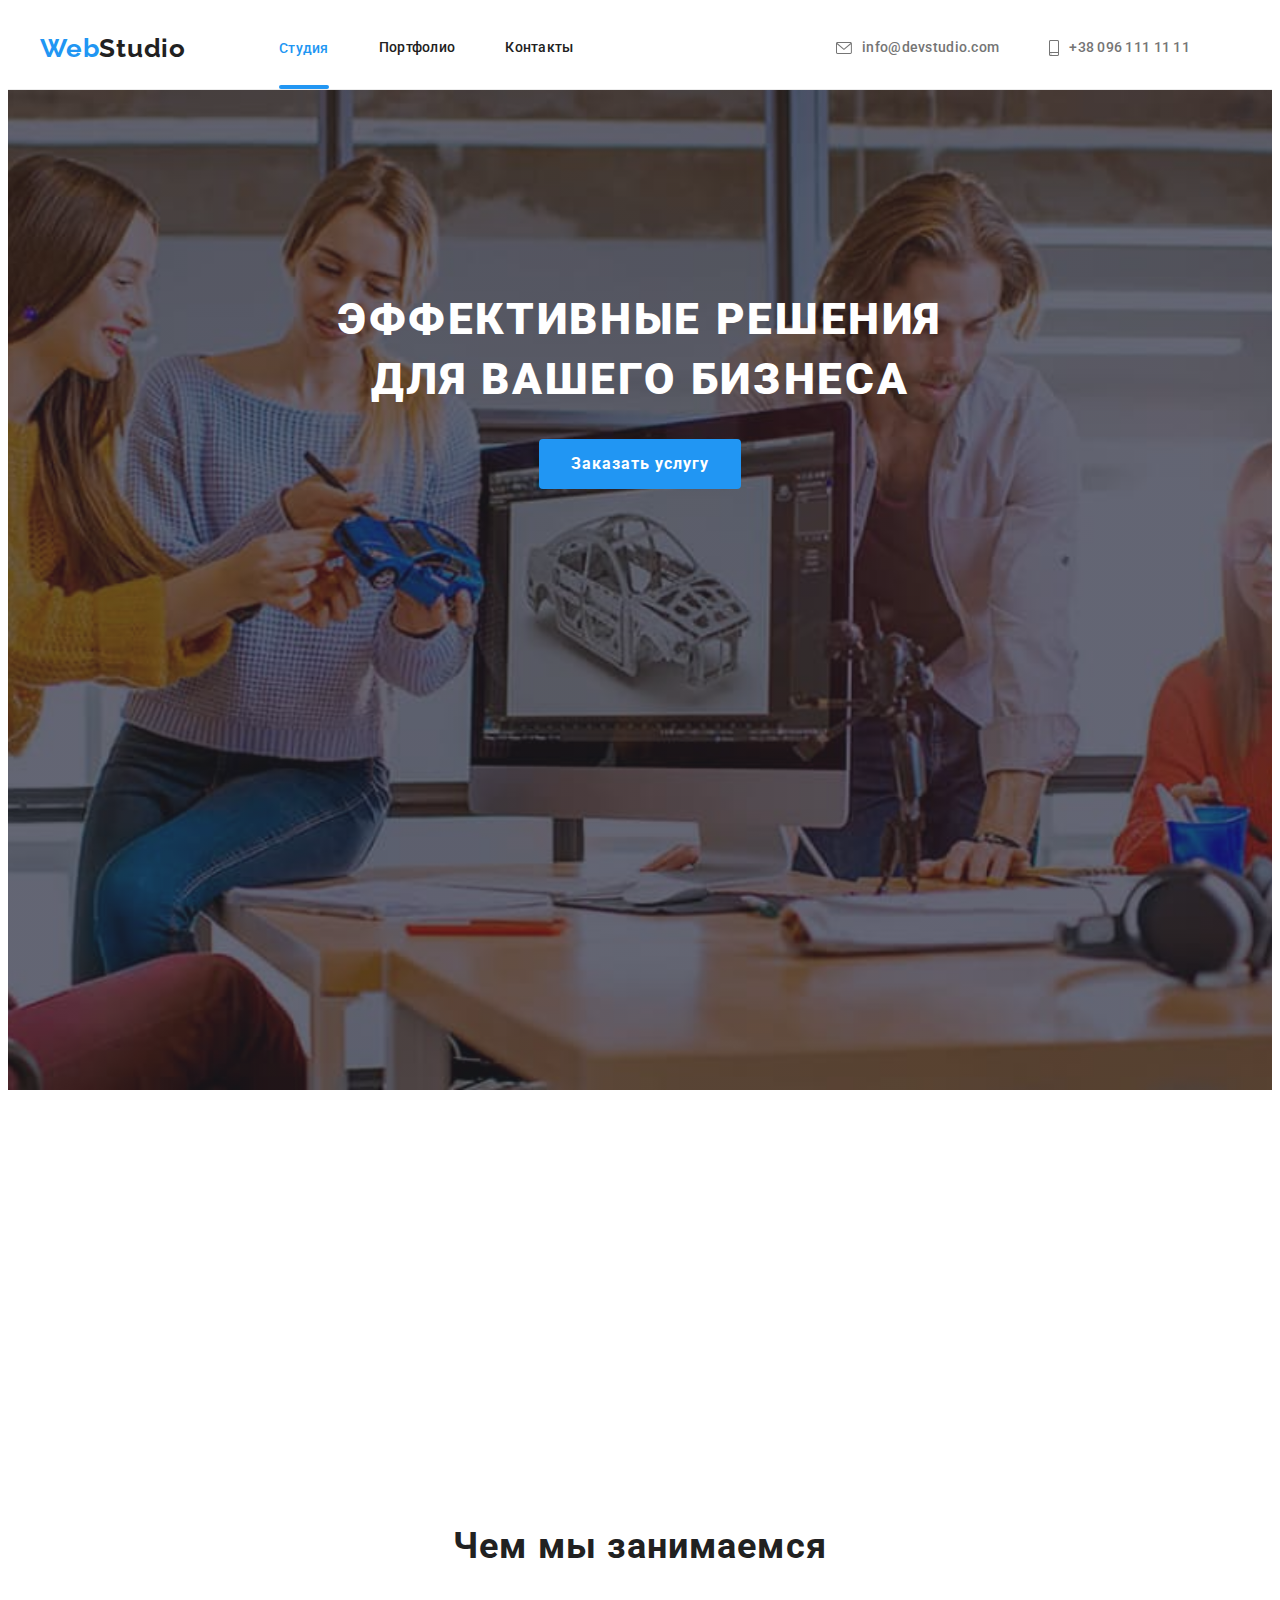
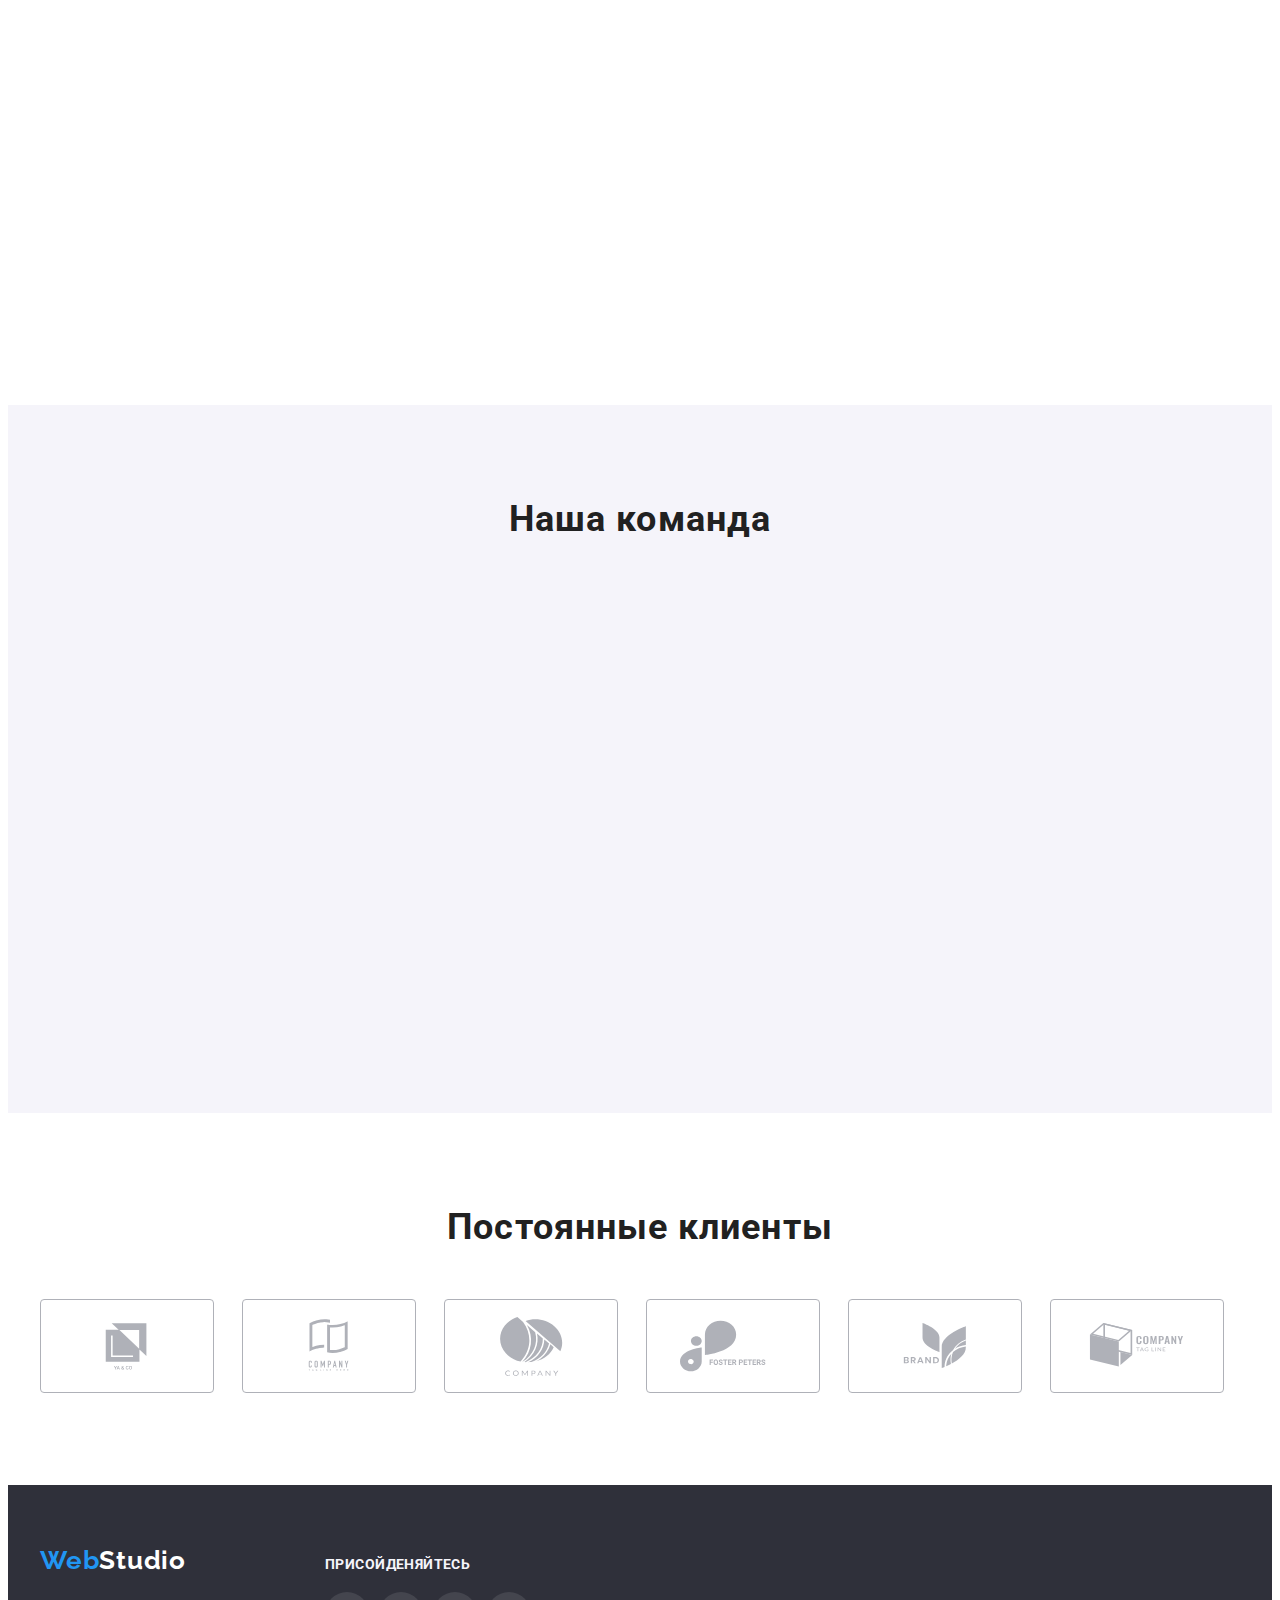
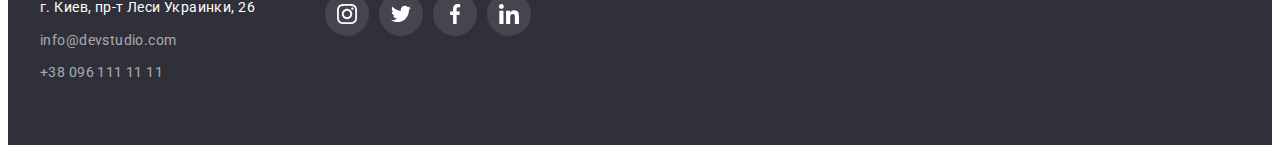
<file: index.html>
<!DOCTYPE html>
<html lang="ru">
<head>
  <meta charset="UTF-8">
  <meta http-equiv="X-UA-Compatible" content="IE=edge">
  <meta name="viewport" content="width=device-width, initial-scale=1.0">
  <title>Document</title>
  <link rel="preconnect" href="https://fonts.googleapis.com">
  <link rel="preconnect" href="https://fonts.gstatic.com" crossorigin>

  <link rel="stylesheet" href="https://cdnjs.cloudflare.com/ajax/libs/modern-normalize/1.1.0/modern-normalize.min.css" integrity="sha512-wpPYUAdjBVSE4KJnH1VR1HeZfpl1ub8YT/NKx4PuQ5NmX2tKuGu6U/JRp5y+Y8XG2tV+wKQpNHVUX03MfMFn9Q==" crossorigin="anonymous" referrerpolicy="no-referrer" />


  <link href="https://fonts.googleapis.com/css2?family=Inter&family=Raleway:wght@700&family=Roboto:wght@400;500;700;900&display=swap" rel="stylesheet">
  <link rel="stylesheet" href="./css/style.css">

<!-- *************************************АНИМАЦИЯ************************* -->
  <link
    rel="stylesheet"
    href="https://cdnjs.cloudflare.com/ajax/libs/animate.css/4.1.1/animate.min.css"/>
  <link href="https://unpkg.com/aos@2.3.1/dist/aos.css" rel="stylesheet">
</head>
<body>
  <!--*************************************HEADER***********************************-->
  <header class="header">
    <div class="container">
    <nav class="header-nav">
<a class="logo-header" href="" lang="en">Web<span class="logo-accent1">Studio</span></a>
    <ul class="header-navigation">
      <li class="header-list">
      <a href="./index.html" class="header-studio accent-studio">Студия</a>
    </li>
        <li class="header-list">
        <a href="./portfolio.html" class="header-portfolio">Портфолио</a>
      </li>
        <li class="header-list">
        <a href="#" class="header-contacts">Контакты</a>
        </li>
    </ul>
  </nav>


    <ul class="header-navigation"> 
        <li class="header-item"> 
          <a href="mailto:info@devstudio.com" class=" header-email link">
            <svg width="16" height="12" class="header-soc-icon">
              <use href="./images/icons.svg#icon-maile-hover-1"></use>
            </svg>
            info@devstudio.com
        </li>
      </a>


          <li class="header-item"> 
            <a href="tel:+380961111111" class="header-tel link"> 
              <svg class="header-soc-icon" width="10" height="16">
                <use href="./images/icons.svg#icon-smartphone-header">
                </use>
              </svg> +38 096 111 11 11 </a>
           </li>
      </ul>
    </div>
  </header>
   <!--*************************************HERO************************************-->
  <main>
  <section class="section-hero">
    <div class="container">

    <h1 class="title-hero animate__animated animate__fadeInDown"> Эффективные решения для вашего бизнеса </h1>
    <button name="button" class="btn-hero" data-modal-open>Заказать услугу</button>
    
  </div>
  </section>
  <!--*******************************SKILLS-BENEFITS*********************************-->
<section class="benefits-section">
  <div class="container">
    <div data-aos="zoom-in">
  <h2 class="visually-hidden">Преимущества</h2>
  <ul class="benefits-list">
    <li class="benefits-item skills-icon-antenna">
      <h3 class="subtitle-text">Внимание к деталям</h3>
      <p class ="items-2"> Идейные соображения, а также начало повседневной работы по формированию позиции</p>
    </li>
 
    <li class="benefits-item skills-icon-clock"> 
      <h3 class="subtitle-text">Пунктуальность</h3>
      <p class="items-2"> Задача организации, в особенности же рамки и место обучения кадров влечет за собой</p>
    </li>

    <li class="benefits-item skills-icon-diagram"> 
      <h3 class="subtitle-text">Планирование</h3>
      <p class="items-2"> Равным образом консультация с широким активом в значительной степени обуславливает</p>
    </li>

    <li class="benefits-item skills-icon-astronaut"> 
      <h3 class="subtitle-text">Современные технологии</h3>
      <p class="items-2"> Значимость этих проблем настолько очевидна, что реализация плановых заданий</p>
    </li>
  </ul>
</div>
</div>
</section>
<!--**********************************SPECIALIZATION****************************************-->
<section class="specialization section">
  <div class="container">
  <h2 class="specialization-title">Чем мы занимаемся</h2>

  <div data-aos="fade-right">
<ul class="specialization-list">

    <li class="specialization-item">
      <img src="./images/jobpk.jpg" alt="ПК" width="370"/>
<div class="specializations-cards">
  <p class="desktop-title"> Десктопные приложения </p>
</div>
      </li>

      <li class="specialization-item">
      <img src="./images/mobilephone.jpg" alt="Мобильный" width="370"/>
      <div class="specializations-cards">
        <p class="desktop-title"> Мобильные приложения </p>
      </div>
    </li>
    <li class="specialization-item">
      <img src="./images/tablet.jpg" alt="Планшет" width="370"/>
      <div class="specializations-cards">
        <p class="desktop-title"> Дизайнерские решения </p>
      </div>
    </li>
  </ul>
</div>
</div>
</section>
<!--********************************TEAM***********************************************-->
<section class="section-team">
  <div class="container">
  <h2 class="team-title">Наша команда</h2>
  <div data-aos="flip-left">
<ul class="team-list"> 
  <li class="team-card">
    <img src="./images/team-1.jpg" alt="Демьяненко" width="270"/>
    <div class="team-content">
    <h3 class="team-caption">Игорь Демьяненко</h3>
    <p class="team-job">Product Designer</p>
    <ul class="team-soc-list list">
      <li class="team-soc-item">
        <a href="#" class="team-soc-link link">
          <svg class="team-soc-icon" width="20" height="20">
            <use href="./images/icons.svg#icon-instagram">
            </use>
          </svg>
        </a>
      </li>
      <li class="team-soc-item">
        <a href="" class="team-soc-link link">
          <svg class="team-soc-icon" width="20" height="20">
            <use href="./images/icons.svg#icon-twitter">
            </use>
          </svg>
        </a>
      </li>
      <li class="team-soc-item">
        <a href="" class="team-soc-link link">
          <svg class="team-soc-icon" width="20" height="20">
            <use href="./images/icons.svg#icon-facebook">
            </use>
          </svg>
        </a>
      </li>
      <li class="team-soc-item">
        <a href="" class="team-soc-link link">
          <svg class="team-soc-icon" width="20" height="20">
            <use href="./images/icons.svg#icon-linkedin">
            </use>
          </svg>
        </a>
      </li>
    </ul>
  </li>

  <li class="team-card">
    <img src="./images/team-3.jpg" alt="Репина" width="270"/>
    <div class="team-content">
    <h3 class="team-caption">Ольга Репина</h3>
    <p class="team-job">Frontend Developer</p>
    <ul class="team-soc-list list">
      <li class="team-soc-item">
        <a href="#" class="team-soc-link link">
          <svg class="team-soc-icon" width="20" height="20">
            <use href="./images/icons.svg#icon-instagram">
            </use>
          </svg>
        </a>
      </li>
      <li class="team-soc-item">
        <a href="" class="team-soc-link link">
          <svg class="team-soc-icon" width="20" height="20">
            <use href="./images/icons.svg#icon-twitter">
            </use>
          </svg>
        </a>
      </li>
      <li class="team-soc-item">
        <a href="" class="team-soc-link link">
          <svg class="team-soc-icon" width="20" height="20">
            <use href="./images/icons.svg#icon-facebook">
            </use>
          </svg>
        </a>
      </li>
      <li class="team-soc-item">
        <a href="" class="team-soc-link link">
          <svg class="team-soc-icon" width="20" height="20">
            <use href="./images/icons.svg#icon-linkedin">
            </use>
          </svg>
        </a>
      </li>
    </ul>
  </li>
  </li>

  <li class="team-card">
    <img src="./images/team-4.jpg" alt="Тарасов" width="270"/>
    <div class="team-content">
    <h3 class="team-caption">Николай Тарасов</h3>
    <p class="team-job">Marketing</p>
    <ul class="team-soc-list list">
      <li class="team-soc-item">
        <a href="#" class="team-soc-link link">
          <svg class="team-soc-icon" width="20" height="20">
            <use href="./images/icons.svg#icon-instagram">
            </use>
          </svg>
        </a>
      </li>
      <li class="team-soc-item">
        <a href="" class="team-soc-link link">
          <svg class="team-soc-icon" width="20" height="20">
            <use href="./images/icons.svg#icon-twitter">
            </use>
          </svg>
        </a>
      </li>
      <li class="team-soc-item">
        <a href="" class="team-soc-link link">
          <svg class="team-soc-icon" width="20" height="20">
            <use href="./images/icons.svg#icon-facebook">
            </use>
          </svg>
        </a>
      </li>
      <li class="team-soc-item">
        <a href="" class="team-soc-link link">
          <svg class="team-soc-icon" width="20" height="20">
            <use href="./images/icons.svg#icon-linkedin">
            </use>
          </svg>
        </a>
      </li>
    </ul>
  </li>
  </li>

  <li class="team-card">
    <img src="./images/team-2.jpg" alt="Ермаков" width="270"/>
    <div class="team-content">
    <h3 class="team-caption">Михаил Ермаков</h3>
    <p class="team-job">UI Designer</p>
    <ul class="team-soc-list list">
      <li class="team-soc-item">
        <a href="#" class="team-soc-link link">
          <svg class="team-soc-icon" width="20" height="20">
            <use href="./images/icons.svg#icon-instagram">
            </use>
          </svg>
        </a>
      </li>
      <li class="team-soc-item">
        <a href="" class="team-soc-link link">
          <svg class="team-soc-icon" width="20" height="20">
            <use href="./images/icons.svg#icon-twitter">
            </use>
          </svg>
        </a>
      </li>
      <li class="team-soc-item">
        <a href="" class="team-soc-link link">
          <svg class="team-soc-icon" width="20" height="20">
            <use href="./images/icons.svg#icon-facebook">
            </use>
          </svg>
        </a>
      </li>
      <li class="team-soc-item">
        <a href="" class="team-soc-link link">
          <svg class="team-soc-icon" width="20" height="20">
            <use href="./images/icons.svg#icon-linkedin">
            </use>
          </svg>
        </a>
      </li>
    </ul>
  </li>
  </li>
</ul>
</div>
</div>
</section>
<!--***************************CLIENTS*******************************  -->
<section class="section-clients">
<div class="container">
  <h2 class="clients-title"> Постоянные клиенты </h2>
  <ul class="clients-list">
    <li class="clients-list-item">
      <a href="" class="clients-link">
        <svg class="clients-icon" width="106" height="60">
          <use href="./images/icons.svg#icon-Clients-icon1"> </use> 
        </svg>
      </a>
    </li>
    <li class="clients-list-item">
      <a href="" class="clients-link">
        <svg class="clients-icon" width="106" height="60"> 
          <use href="./images/icons.svg#icon-Clients-icon-2"> </use>
        </svg>
      </a>
    </li>
    <li class="clients-list-item">
<a href="" class="clients-link">
  <svg class="clients-icon" width="106" height="60"> 
    <use href="./images/icons.svg#icon-group-company3"> </use>
  </svg>
</a>      
    </li>
    <li class="clients-list-item">
      <a href="" class="clients-link">
        <svg class="clients-icon" width="106" height="60"> 
          <use href="./images/icons.svg#icon-group-foster"> </use>
        </svg>
      </a>
    </li>
    <li class="clients-list-item">
      <a href="" class="clients-link">
        <svg class="clients-icon" width="106" height="60"> 
          <use href="./images/icons.svg#icon-Clients-icon-5"> </use>
        </svg>
      </a>
    </li>
    <li class="clients-list-item">
      <a href="" class="clients-link">
        <svg class="clients-icon" width="106" height="60"> 
          <use href="./images/icons.svg#icon-Clients-icon-6"> </use>
        </svg>
      </a>
    </li>
  </ul>
</div>
</section>
</main>
<!--*************************************FOOTER********************************-->
<footer class="footer">
  <div class="container">


  <div class="footer-contacts">
 <a class="logo-footer" href="" lang="en">Web<span class="logo-accent">Studio</span></a>
 <address>
    <ul>
      <li class="footer-adress-item">
        <a href="https://goo.gl/maps/F5V13fuqeyAYctKy8" target="_blank" rel="noreferrer noopener" class="footer-adress">
          г. Киев, пр-т Леси Украинки, 26
        </a>
        </li>
        <li class="footer-adress-item"> 
          <a href="mailto:info@devstudio.com" class="footer-email">info@devstudio.com</a>
          </li>
          <li class="footer-adress-item"> 
            <a href="tel:+380961111111" class="footer-tel">+38 096 111 11 11</a>
             </li>
    </ul>
  </address>
</div>


  <div class="footer-social-media">
    <p class="footer-sm-title">
      Присойденяйтесь 
    </p>
    <ul class="footer-sm-list">
      <li class="footer-sm-item">
        <a href="" class="footer-sm-link">
          <svg class="footer-sm-icon" width="20" height="20">
            <use href="./images/icons.svg#icon-instagram-footer"></use>
          </svg>
        </a>
      </li>
      <li class="footer-sm-item">
        <a href="" class="footer-sm-link">
          <svg class="footer-sm-icon" width="20" height="20">
            <use href="./images/icons.svg#icon-twitter-footer"></use>
          </svg>
        </a>
      </li>
      <li class="footer-sm-item">
        <a href="" class="footer-sm-link">
          <svg class="footer-sm-icon" width="20" height="20">
            <use href="./images/icons.svg#icon-facebook-footer"></use>
          </svg>
        </a>
      </li>
      <li class="footer-sm-item">
        <a href="" class="footer-sm-link">
          <svg class="footer-sm-icon" width="20" height="20">
            <use href="./images/icons.svg#icon-linkedin-footer"></use>
          </svg>
        </a>
      </li>
    </ul>
  </div>

</footer>

<!--**************************MODAL WINDOW***************************  -->

<div class="backdrop is-hidden" data-modal>
<div class="modal">
  <button type="button" class="modal-close-btn" data-modal-close>
    <svg class="button-modal" width="11" height="11">
      <use href="./images/icons.svg#icon-close">
      </use>
    </svg>
  </button>
</div>
</div>

<!-- ***************************************************************** -->


<script src="./js/modal.js"></script>


<script src="https://unpkg.com/aos@2.3.1/dist/aos.js"></script>
<script>
  AOS.init();
</script>


</body>
</html>
</file>
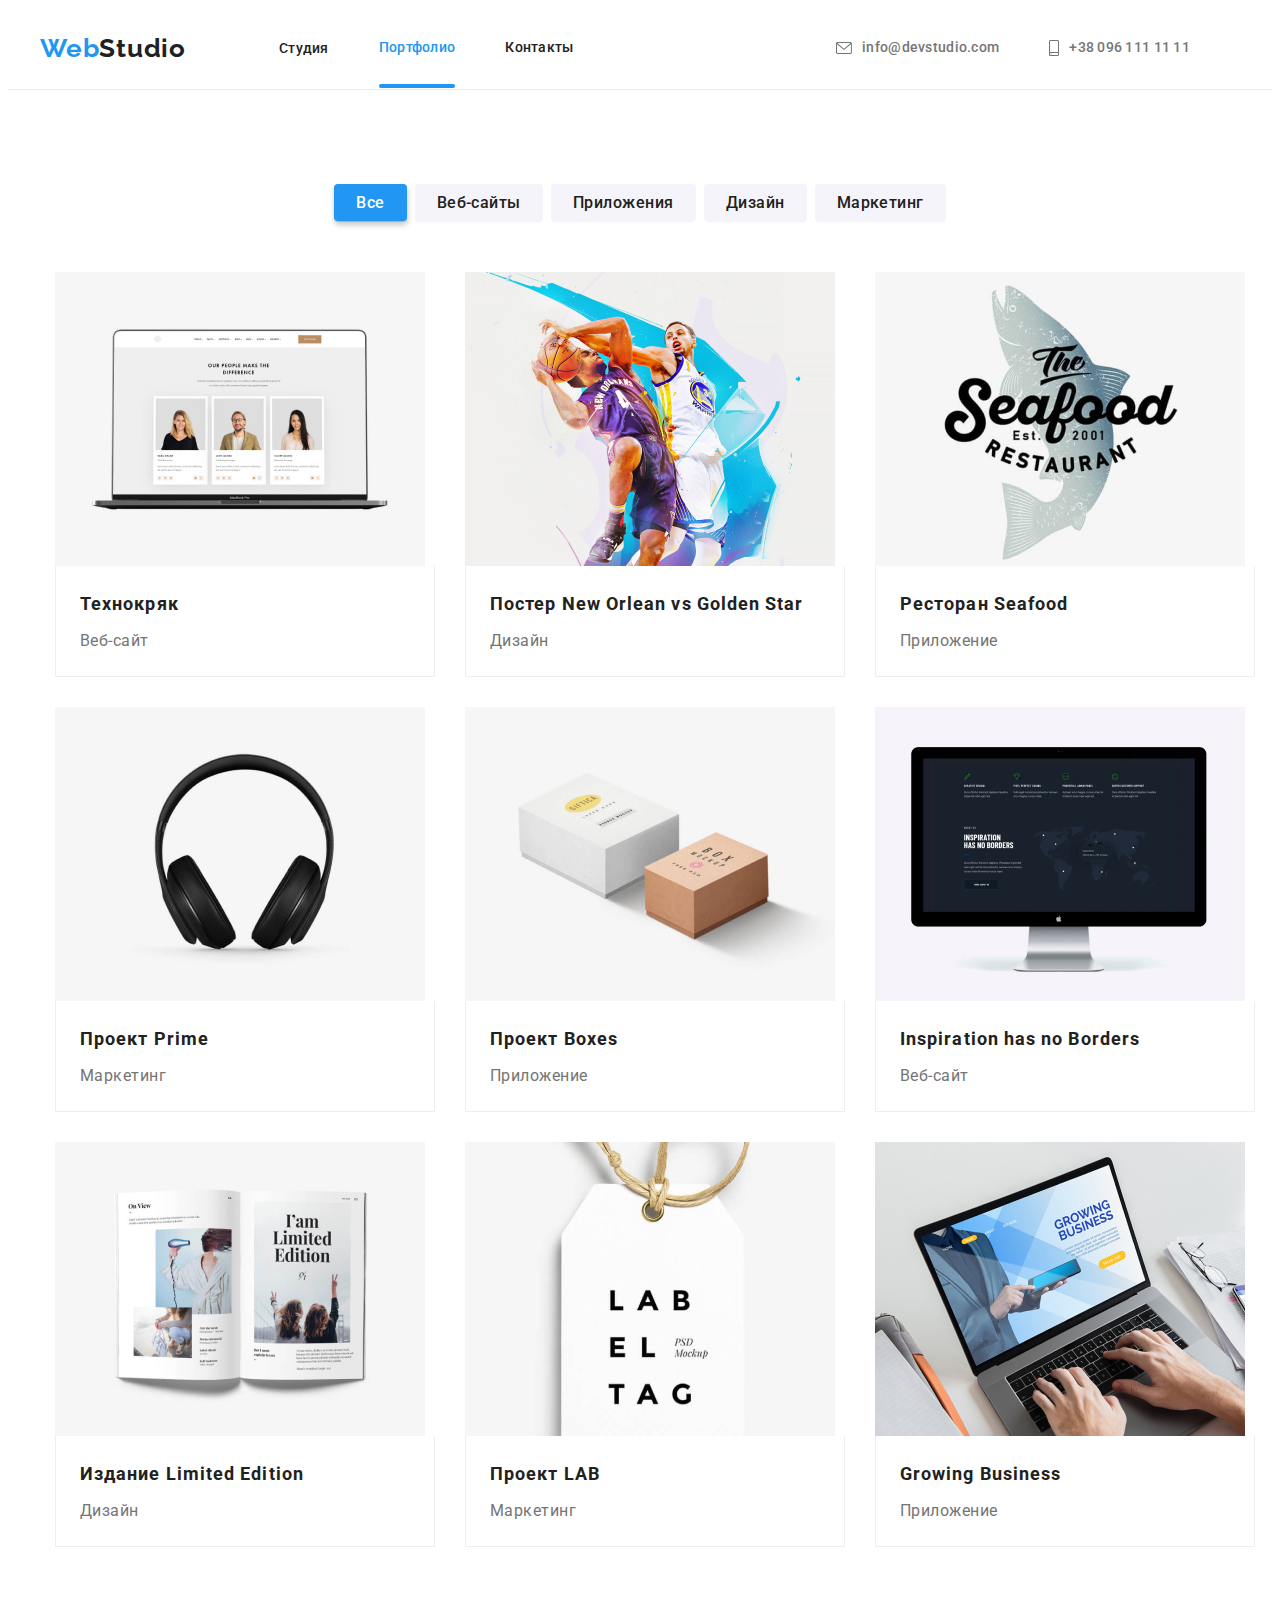
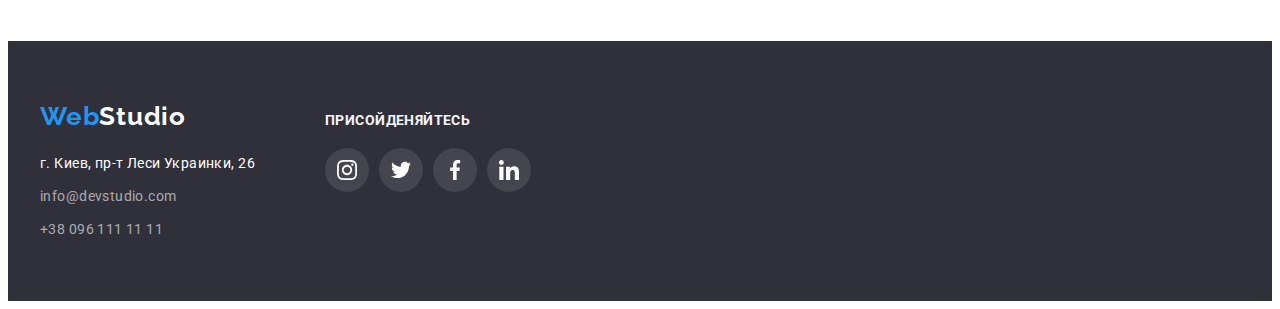
<file: portfolio.html>
<!DOCTYPE html>
<html lang="ru">
<head>
  <meta charset="UTF-8">
  <meta http-equiv="X-UA-Compatible" content="IE=edge">
  <meta name="viewport" content="width=device-width, initial-scale=1.0">
  <link rel="preconnect" href="https://fonts.googleapis.com">
  <link rel="preconnect" href="https://fonts.gstatic.com" crossorigin>

  <link rel="stylesheet" href="https://cdnjs.cloudflare.com/ajax/libs/modern-normalize/1.1.0/modern-normalize.min.css" integrity="sha512-wpPYUAdjBVSE4KJnH1VR1HeZfpl1ub8YT/NKx4PuQ5NmX2tKuGu6U/JRp5y+Y8XG2tV+wKQpNHVUX03MfMFn9Q==" crossorigin="anonymous" referrerpolicy="no-referrer" />


  <link href="https://fonts.googleapis.com/css2?family=Inter&family=Raleway:wght@700&family=Roboto:wght@400;500;700;900&display=swap" rel="stylesheet">
  <link rel="stylesheet" href="./css/style.css">
  <title>Document</title>
</head>
<body>
<!--******************************HEADER******************************-->
  <header class="header">
    <div class="container">
    <nav class="header-nav">
<a class="logo-header" href="index.html" lang="en">Web<span class="logo-accent1">Studio</span></a>
    <ul class="header-navigation">
      <li class="header-list">
      <a href="./index.html" class="header-studio">Студия</a>
    </li>
        <li class="header-list">
        <a href="./portfolio.html" class="header-portfolio accent-potfolio">Портфолио</a>
      </li>
        <li class="header-list">
        <a href="#" class="header-contacts">Контакты</a>
        </li>
    </ul>
  </nav>

    <ul class="header-navigation"> 
        <li class="header-item"> 
          <a href="mailto:info@devstudio.com" class="header-soc-link link header-email">
            <svg width="16" height="12" class="header-soc-icon">
              <use href="./images/icons.svg#icon-maile-hover-1"></use>
            </svg>
            info@devstudio.com
        </li>
      </a>


          <li class="header-item"> 
            <a href="tel:+380961111111" class="header-tel header-soc-link link"> 
              <svg class="header-soc-icon" width="10" height="16">
                <use href="./images/icons.svg#icon-smartphone-header">
                </use>
              </svg>
              +38 096 111 11 11
            </a>
           </li>
      </ul>
    </div>
  </header>
  <!--********************************HERO-BUTTON****************************-->
<main>
    <section class="section-portfolio">
      <div class="container">
       <h1 class="visually-hidden"> Портфолио</h1>
       <ul class="hero-button-activity">
         <li class="button-item">
        <button type="button" class="hero-btn-all">Все </button>
        </li>
        <li class="button-item">
        <button type="button" class="hero-btn">Веб-сайты</button>
      </li>
      <li class="button-item">
        <button type="button" class="hero-btn">Приложения</button>
      </li>
      <li class="button-item">
        <button type="button" class="hero-btn">Дизайн</button>
      </li>
      <li class="button-item">
        <button type="button" class="hero-btn">Маркетинг</button>
      </li> 
      </ul>
      <!--****************************GALLERY********************************-->
      <div class="div-gallery">
        <!-- <div class="gallery-container"> -->
      <ul class="gallery-list list">
        <li class="gallery-cards">
        <a href=""class="gallery-list-link link">
          <div class="gallery-thumb">
          <img src="./images/veb-site.jpg" alt="Веб сайт" width="370"/>
          <div class="gallery-effects">
            <p class="gallery-text">
              Много текста. Очень много текста.Много текста. Очень много текста.Много текста. 
              Очень много текста.Много текста. Очень много текста.Много текста. Очень много текста.Много текста. 
              Очень много текста.Много текста. Очень много текста.
            </p>
          </div>
        </div>

          <div class="card-content">
          <h2 class="gallery-subtitle">Технокряк</h2>
          <p class="gallery-items"> Веб-сайт</p>
        </div>
      </a>
        </li>
        <li class="gallery-cards">
          <a href=""class="gallery-list-link link">
            <div class="gallery-thumb">
          <img src="./images/Poster.jpg" alt="Poster" width="370"/>
          <div class="gallery-effects">
            <p class="gallery-text">
              Еще текст. Еще текст. Еще текст. Еще текст. Еще текст. Еще текст. Еще текст. 
            </p>
          </div>
        </div>
          <div class="card-content">
          <h2 class="gallery-subtitle">Постер New Orlean vs Golden Star</h2>
          <p class="gallery-items">Дизайн</p>
        </div>
      </a>
        </li>
        <li class="gallery-cards">
          <a href=""class="gallery-list-link link">
            <div class="gallery-thumb">
          <img src="./images/Restoran.jpg" alt="Restoran" width="370"/>
          <div class="gallery-effects">
            <p class="gallery-text">
              Продам гараж по низким ценам!  
            </p>
          </div>
        </div>
          <div class="card-content">
          <h2 class="gallery-subtitle">Ресторан Seafood</h2>
          <p class="gallery-items">Приложение</p>
        </div>
      </a>
        </li>
        <li class="gallery-cards">
          <a href=""class="gallery-list-link link">
            <div class="gallery-thumb">
          <img src="./images/headphone.jpg" alt="headphone" width="370"/>
          <div class="gallery-effects">
            <p class="gallery-text">
              Еще текст. Еще текст. Еще текст. Еще текст. Еще текст. Еще текст. Еще текст. 
            </p>
          </div>
        </div>
          <div class="card-content">
          <h2 class="gallery-subtitle">Проект Prime</h2>
          <p class="gallery-items">Маркетинг</p>
        </li>
      </a>
        <li class="gallery-cards">
          <a href=""class="gallery-list-link link">
            <div class="gallery-thumb">
          <img src="./images/boxes.jpg" alt="boxes" width="370"/>
          <div class="gallery-effects">
            <p class="gallery-text">
              Еще текст. Еще текст. Еще текст. Еще текст. Еще текст. Еще текст. Еще текст. 
            </p>
          </div>
        </div>
          <div class="card-content">
          <h2 class="gallery-subtitle">Проект Boxes</h2>
          <p class="gallery-items">Приложение</p>
        </div>
      </a>
        </li>
        <li class="gallery-cards">
          <a href=""class="gallery-list-link link">
            <div class="gallery-thumb">
          <img src="./images/tv.jpg" alt="tv" width="370"/>
          <div class="gallery-effects">
            <p class="gallery-text">
              Еще текст. Еще текст. Еще текст. Еще текст. Еще текст. Еще текст. Еще текст. 
            </p>
          </div>
        </div>
          <div class="card-content">
          <h2 class="gallery-subtitle">Inspiration has no Borders</h2>
          <p class="gallery-items">Веб-сайт</p>
        </div>
      </a>
        </li>
        <li class="gallery-cards">
          <a href=""class="gallery-list-link link">
            <div class="gallery-thumb">
          <img src="./images/book.jpg" alt="book" width="370"/>
          <div class="gallery-effects">
            <p class="gallery-text">
              Еще текст. Еще текст. Еще текст. Еще текст. Еще текст. Еще текст. Еще текст. 
            </p>
          </div>
        </div>
          <div class="card-content">
          <h2 class="gallery-subtitle">Издание Limited Edition</h2>
          <p class="gallery-items">Дизайн</p>
        </div>
      </a>
        </li>
        <li class="gallery-cards">
          <a href=""class="gallery-list-link link">
            <div class="gallery-thumb">
          <img src="./images/label.jpg" alt="label" width="370"/>
          <div class="gallery-effects">
            <p class="gallery-text">
              Еще текст. Еще текст. Еще текст. Еще текст. Еще текст. Еще текст. Еще текст. 
            </p>
          </div>
        </div>
          <div class="card-content">
          <h2 class="gallery-subtitle">Проект LAB</h2>
          <p class="gallery-items">Маркетинг </p>
        </div>
      </a>
        </li>
        <li class="gallery-cards">
          <a href=""class="gallery-list-link link">
            <div class="gallery-thumb">
          <img src="./images/laptop.jpg" alt="laptop" width="370"/>
          <div class="gallery-effects">
            <p class="gallery-text">
              Еще текст. Еще текст. Еще текст. Еще текст. Еще текст. Еще текст. Еще текст. 
            </p>
          </div>
        </div>
          <div class="card-content">
          <h2 class="gallery-subtitle">Growing Business</h2>
          <p class="gallery-items">Приложение </p>
        </div>
      </a>
        </div>
        </li>
      </ul>
    </div>
  </div>
      </section>
</main>
<!--*****************************************FOOTER*****************************************-->
<footer class="footer">
  <div class="container">


  <div class="footer-contacts">
 <a class="logo-footer" href="" lang="en">Web<span class="logo-accent">Studio</span></a>
 <address>
    <ul>
      <li class="footer-adress-item">
        <a href="https://goo.gl/maps/F5V13fuqeyAYctKy8" target="_blank" rel="noreferrer noopener" class="footer-adress">
          г. Киев, пр-т Леси Украинки, 26
        </a>
        </li>
        <li class="footer-adress-item"> 
          <a href="mailto:info@devstudio.com" class="footer-email">info@devstudio.com</a>
          </li>
          <li class="footer-adress-item"> 
            <a href="tel:+380961111111" class="footer-tel">+38 096 111 11 11</a>
             </li>
    </ul>
  </address>
</div>


  <div class="footer-social-media">
    <p class="footer-sm-title">
      Присойденяйтесь 
    </p>
    <ul class="footer-sm-list">
      <li class="footer-sm-item">
        <a href="" class="footer-sm-link">
          <svg class="footer-sm-icon" width="20" height="20">
            <use href="./images/icons.svg#icon-instagram-footer"></use>
          </svg>
        </a>
      </li>
      <li class="footer-sm-item">
        <a href="" class="footer-sm-link">
          <svg class="footer-sm-icon" width="20" height="20">
            <use href="./images/icons.svg#icon-twitter-footer"></use>
          </svg>
        </a>
      </li>
      <li class="footer-sm-item">
        <a href="" class="footer-sm-link">
          <svg class="footer-sm-icon" width="20" height="20">
            <use href="./images/icons.svg#icon-facebook-footer"></use>
          </svg>
        </a>
      </li>
      <li class="footer-sm-item">
        <a href="" class="footer-sm-link">
          <svg class="footer-sm-icon" width="20" height="20">
            <use href="./images/icons.svg#icon-linkedin-footer"></use>
          </svg>
        </a>
      </li>
    </ul>
  </div>

</footer>
  </body>
  </html>
</file>
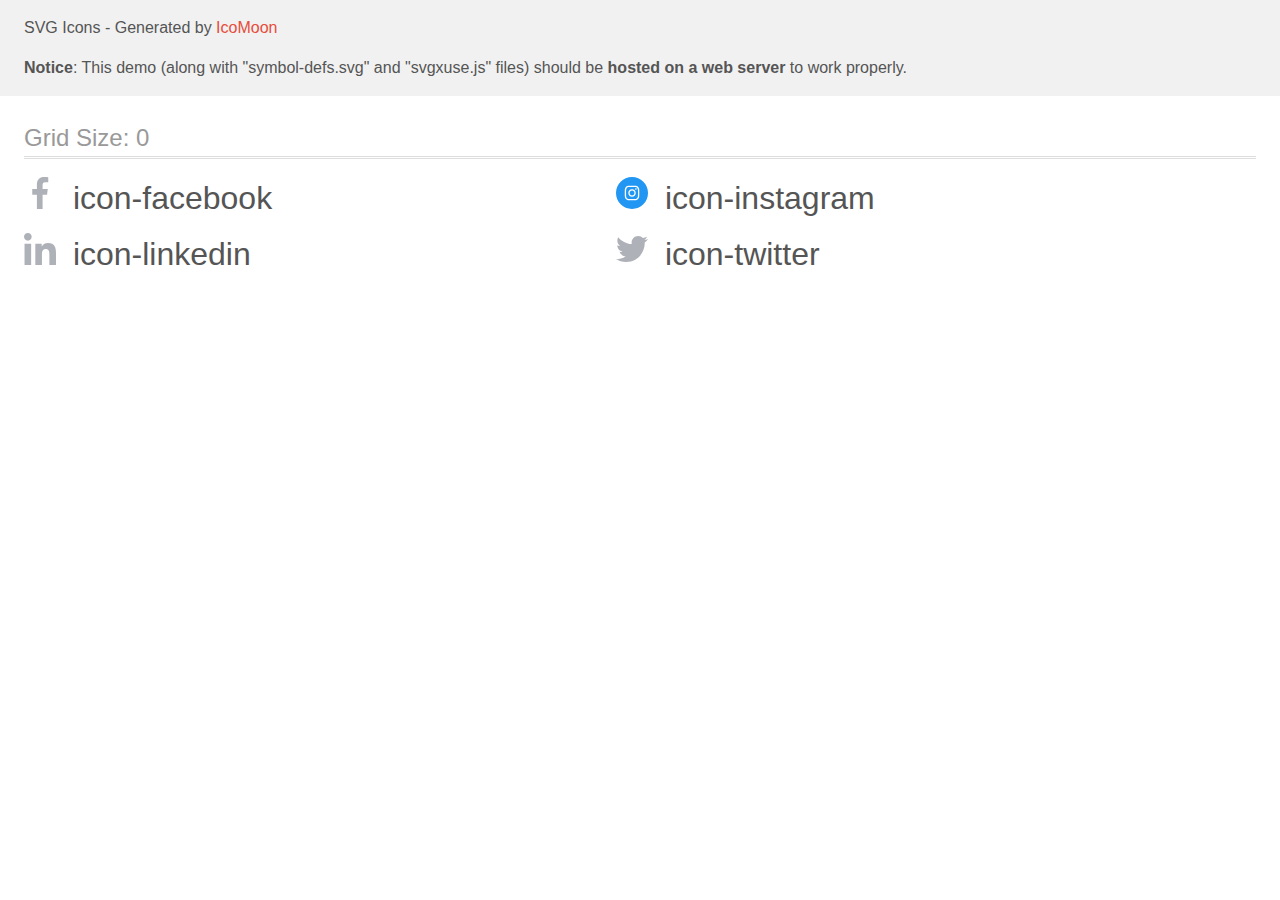
<file: images/icomoon/demo-external-svg.html>
<!doctype html>
<html>
<head>
    <title>IcoMoon - SVG Icons</title>
    <meta charset="utf-8">
    <meta name="viewport" content="width=device-width, initial-scale=1">
    <link rel="stylesheet" href="demo-files/demo.css">
    <link rel="stylesheet" href="style.css">
</head>
<body>
<header class="bgc1 clearfix">
<div class="mhl">
    <p>SVG Icons - Generated by <a href="https://icomoon.io/app">IcoMoon</a></p><p><strong>Notice</strong>: This demo (along with "symbol-defs.svg" and "svgxuse.js" files) should be <b>hosted on a web server</b> to work properly.</p>
</div>
</header>
    <div class="clearfix mhl ptl">
        <h1 class="mvm mtn fgc1">Grid Size: 0</h1>
        <div class="glyph fs1">
            <div class="clearfix pbs">
                <svg class="icon icon-facebook"><use xlink:href="symbol-defs.svg#icon-facebook"></use></svg><span class="name"> icon-facebook</span>
            </div>
        </div>
        <div class="glyph fs1">
            <div class="clearfix pbs">
                <svg class="icon icon-instagram"><use xlink:href="symbol-defs.svg#icon-instagram"></use></svg><span class="name"> icon-instagram</span>
            </div>
        </div>
        <div class="glyph fs1">
            <div class="clearfix pbs">
                <svg class="icon icon-linkedin"><use xlink:href="symbol-defs.svg#icon-linkedin"></use></svg><span class="name"> icon-linkedin</span>
            </div>
        </div>
        <div class="glyph fs1">
            <div class="clearfix pbs">
                <svg class="icon icon-twitter"><use xlink:href="symbol-defs.svg#icon-twitter"></use></svg><span class="name"> icon-twitter</span>
            </div>
        </div>
  </div>
<script defer src="svgxuse.js"></script>
</body>
</html>
</file>
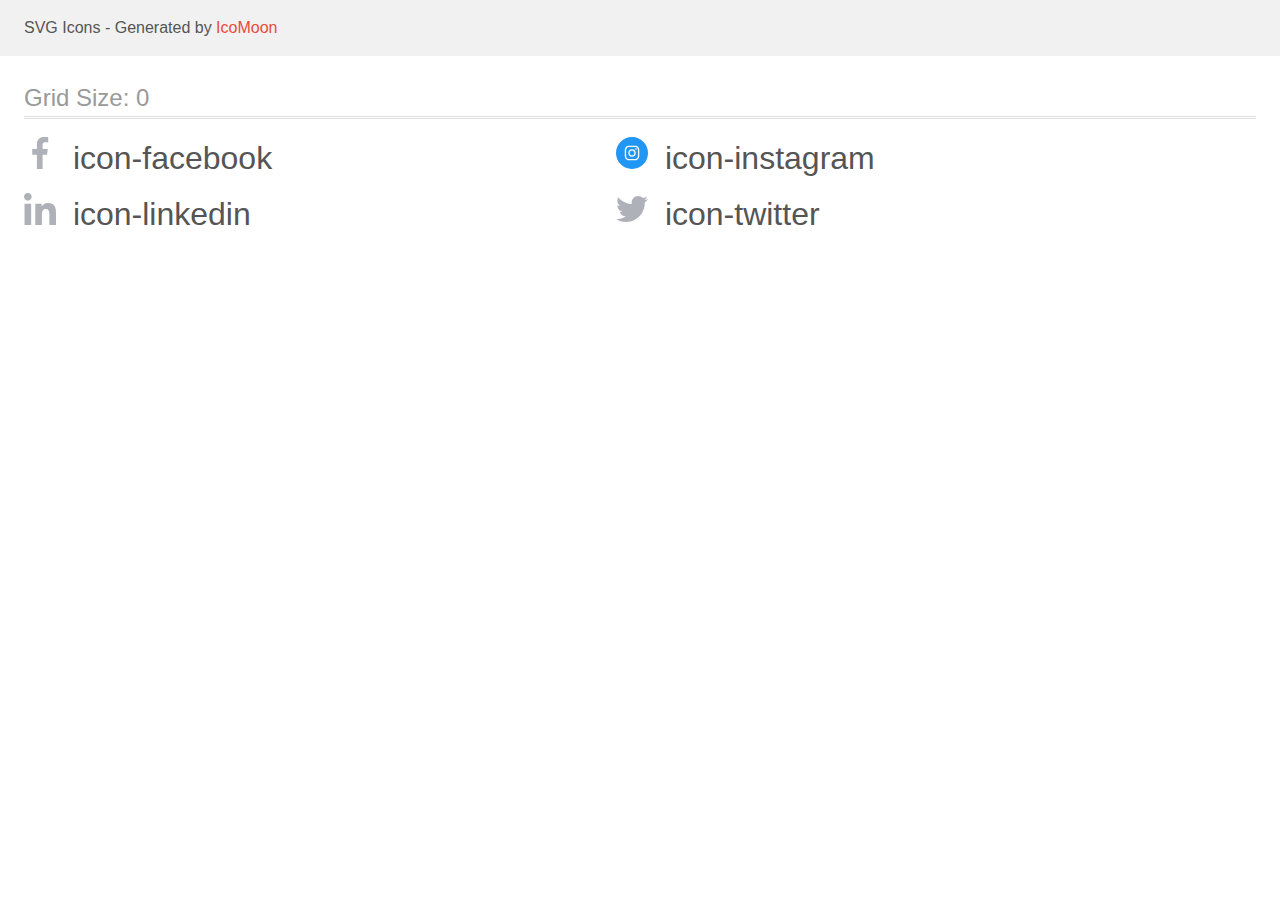
<file: images/icomoon/demo.html>
<!doctype html>
<html>
<head>
    <title>IcoMoon - SVG Icons</title>
    <meta charset="utf-8">
    <meta name="viewport" content="width=device-width, initial-scale=1">
    <link rel="stylesheet" href="demo-files/demo.css">
    <link rel="stylesheet" href="style.css">
</head>
<body>
<svg aria-hidden="true" style="position: absolute; width: 0; height: 0; overflow: hidden;" version="1.1" xmlns="http://www.w3.org/2000/svg" xmlns:xlink="http://www.w3.org/1999/xlink">
<defs>
<symbol id="icon-facebook" viewBox="0 0 32 32">
<path fill="#afb1b8" style="fill: var(--color1, #afb1b8)" d="M21.328 5.312h2.923v-5.088c-1.232-0.143-2.66-0.224-4.107-0.224-0.052 0-0.104 0-0.157 0l0.008-0c-4.213 0-7.099 2.65-7.099 7.52v4.48h-4.646v5.688h4.646v14.312h5.699v-14.31h4.459l0.709-5.688h-5.17v-3.922c0-1.643 0.443-2.768 2.734-2.768z"></path>
</symbol>
<symbol id="icon-instagram" viewBox="0 0 32 32">
<path fill="#2196f3" style="fill: var(--color2, #2196f3)" d="M32 16c0 0.006 0 0.013 0 0.020 0 4.412-1.791 8.405-4.686 11.293l-0 0c-2.888 2.895-6.881 4.687-11.293 4.687-0.007 0-0.014 0-0.021 0h0.001c-0.006 0-0.013 0-0.020 0-4.412 0-8.405-1.791-11.293-4.686l-0-0c-2.895-2.888-4.687-6.881-4.687-11.293 0-0.007 0-0.014 0-0.021v0.001c0-0.006 0-0.013 0-0.020 0-4.412 1.791-8.405 4.686-11.293l0-0c2.888-2.895 6.881-4.687 11.293-4.687 0.007 0 0.014 0 0.021 0h-0.001c0.006 0 0.013 0 0.020 0 4.412 0 8.405 1.791 11.293 4.686l0 0c2.895 2.888 4.687 6.881 4.687 11.293 0 0.007 0 0.014 0 0.021v-0.001z"></path>
<path fill="#fff" style="fill: var(--color3, #fff)" d="M23.258 13.004c-0.033-0.773-0.159-1.304-0.337-1.764-0.193-0.505-0.479-0.936-0.841-1.29l-0.001-0.001c-0.354-0.36-0.784-0.645-1.263-0.83l-0.024-0.008c-0.463-0.179-0.991-0.304-1.764-0.337-0.778-0.037-1.025-0.046-3.001-0.046s-2.222 0.009-2.998 0.043c-0.773 0.033-1.304 0.159-1.764 0.338-0.505 0.193-0.936 0.479-1.29 0.84l-0.001 0.001c-0.36 0.354-0.645 0.784-0.83 1.263l-0.008 0.024c-0.18 0.463-0.304 0.991-0.338 1.764-0.037 0.778-0.046 1.025-0.046 3.001s0.009 2.222 0.043 2.998c0.034 0.773 0.159 1.304 0.338 1.764 0.194 0.505 0.48 0.935 0.84 1.29l0.001 0c0.364 0.369 0.804 0.656 1.287 0.838 0.463 0.18 0.992 0.305 1.764 0.338 0.776 0.034 1.023 0.043 2.998 0.043s2.222-0.009 2.998-0.043c0.773-0.033 1.304-0.159 1.764-0.337 0.981-0.386 1.742-1.148 2.12-2.104l0.009-0.025c0.179-0.463 0.304-0.992 0.338-1.764 0.034-0.776 0.042-1.023 0.042-2.998s-0.003-2.222-0.036-2.998zM21.949 18.943c-0.032 0.711-0.151 1.094-0.25 1.349-0.251 0.637-0.745 1.131-1.365 1.376l-0.016 0.006c-0.255 0.099-0.641 0.218-1.349 0.249-0.767 0.034-0.997 0.043-2.938 0.043s-2.174-0.009-2.938-0.043c-0.711-0.031-1.094-0.151-1.35-0.25-0.328-0.122-0.606-0.307-0.834-0.542l-0.001-0.001c-0.235-0.229-0.42-0.508-0.538-0.819l-0.005-0.016c-0.099-0.256-0.218-0.642-0.249-1.35-0.034-0.767-0.043-0.998-0.043-2.938s0.009-2.175 0.043-2.938c0.031-0.711 0.151-1.094 0.249-1.35 0.122-0.328 0.308-0.608 0.545-0.835l0.001-0.001c0.229-0.235 0.509-0.42 0.821-0.537l0.016-0.005c0.255-0.099 0.641-0.218 1.349-0.25 0.767-0.033 0.998-0.042 2.938-0.042 1.943 0 2.174 0.008 2.938 0.042 0.711 0.031 1.094 0.151 1.35 0.25 0.315 0.116 0.602 0.301 0.835 0.543 0.241 0.236 0.426 0.52 0.543 0.836 0.099 0.255 0.218 0.641 0.249 1.349 0.034 0.767 0.043 0.997 0.043 2.938s-0.009 2.167-0.043 2.935z"></path>
<path fill="#fff" style="fill: var(--color3, #fff)" d="M16.027 12.265c-0 0-0 0-0.001 0-2.064 0-3.737 1.673-3.737 3.737s1.673 3.737 3.737 3.737c2.064 0 3.737-1.673 3.737-3.737 0-0 0-0 0-0.001v0c-0-2.064-1.673-3.736-3.737-3.737h-0zM16.027 18.425c-1.339-0-2.424-1.085-2.424-2.424s1.085-2.424 2.424-2.424c0 0 0 0 0 0h-0c1.339 0 2.424 1.085 2.424 2.424s-1.085 2.424-2.424 2.424v0zM20.784 12.117c0 0.482-0.391 0.873-0.873 0.873s-0.873-0.391-0.873-0.873v0c0-0.482 0.391-0.873 0.873-0.873s0.873 0.391 0.873 0.873v0z"></path>
</symbol>
<symbol id="icon-linkedin" viewBox="0 0 32 32">
<path fill="#afb1b8" style="fill: var(--color1, #afb1b8)" d="M31.992 32h0.008v-11.738c0-5.741-1.235-10.163-7.947-10.163-3.227 0-5.392 1.77-6.277 3.45h-0.093v-2.914h-6.365v21.363h6.627v-10.578c0-2.786 0.528-5.48 3.978-5.48 3.398 0 3.45 3.179 3.45 5.658v10.402h6.619zM0.528 10.635h6.635v21.365h-6.635v-21.365zM3.843 0c-2.123 0-3.843 1.721-3.843 3.843v0c0 2.12 1.722 3.878 3.843 3.878 2.12 0 3.842-1.757 3.842-3.878s-1.72-3.841-3.841-3.843h-0z"></path>
</symbol>
<symbol id="icon-twitter" viewBox="0 0 32 32">
<path fill="#afb1b8" style="fill: var(--color1, #afb1b8)" d="M32 6.078c-1.1 0.493-2.376 0.857-3.713 1.028l-0.068 0.007c1.36-0.817 2.382-2.078 2.873-3.579l0.013-0.046c-1.197 0.722-2.591 1.273-4.076 1.573l-0.084 0.014c-1.2-1.279-2.9-2.076-4.787-2.076-3.622 0-6.558 2.936-6.558 6.558 0 0.001 0 0.003 0 0.004v-0c0 0.52 0.043 1.021 0.152 1.496-5.454-0.266-10.28-2.88-13.522-6.861-0.564 0.949-0.899 2.092-0.902 3.313v0.001c0 2.272 1.171 4.286 2.914 5.451-1.091-0.030-2.107-0.325-2.994-0.823l0.033 0.017v0.072c0.003 3.165 2.236 5.807 5.213 6.44l0.043 0.008c-0.499 0.136-1.071 0.215-1.662 0.215-0.020 0-0.041-0-0.061-0l0.003 0c-0.419 0-0.843-0.024-1.242-0.112 0.85 2.598 3.261 4.509 6.13 4.57-2.215 1.746-5.045 2.8-8.122 2.8-0.004 0-0.008 0-0.013 0h0.001c-0.018 0-0.040 0-0.062 0-0.531 0-1.055-0.034-1.569-0.099l0.061 0.006c2.826 1.846 6.287 2.944 10.004 2.944 0.021 0 0.042-0 0.063-0h-0.003c12.072 0 18.672-10 18.672-18.669 0-0.288-0.010-0.57-0.024-0.848 1.299-0.936 2.39-2.064 3.258-3.355l0.030-0.047z"></path>
</symbol>
</defs>
</svg>

<header class="bgc1 clearfix">
<div class="mhl">
    <p>SVG Icons - Generated by <a href="https://icomoon.io/app">IcoMoon</a></p>
</div>
</header>
    <div class="clearfix mhl ptl">
        <h1 class="mvm mtn fgc1">Grid Size: 0</h1>
        <div class="glyph fs1">
            <div class="clearfix pbs">
                <svg class="icon icon-facebook"><use xlink:href="#icon-facebook"></use></svg><span class="name"> icon-facebook</span>
            </div>
        </div>
        <div class="glyph fs1">
            <div class="clearfix pbs">
                <svg class="icon icon-instagram"><use xlink:href="#icon-instagram"></use></svg><span class="name"> icon-instagram</span>
            </div>
        </div>
        <div class="glyph fs1">
            <div class="clearfix pbs">
                <svg class="icon icon-linkedin"><use xlink:href="#icon-linkedin"></use></svg><span class="name"> icon-linkedin</span>
            </div>
        </div>
        <div class="glyph fs1">
            <div class="clearfix pbs">
                <svg class="icon icon-twitter"><use xlink:href="#icon-twitter"></use></svg><span class="name"> icon-twitter</span>
            </div>
        </div>
  </div>
<script defer src="svgxuse.js"></script>
</body>
</html>
</file>
<file: css/style.css>
:root {
  --brand-color: #212121;
  --brand-blue-color: #2196f3;
  --brand-white-color: #ffffff;
  --brand-grey-color: #757575;
  --section-padding-size: 94px;
  --brand-bg-color: #f5f4fa;
  --shadow: 0px 1px 1px rgba(0, 0, 0, 0.12), 0px 4px 4px rgba(0, 0, 0, 0.06), 1px 4px 6px rgba(0, 0, 0, 0.16);
  --cubic-animation: cubic-bezier(0.4, 0, 0.2, 1);
}

p,
h1,
h2,
h3,
h4,
h5,
h6 {
  margin: 0;
}

ul {
  margin: 0;
  padding-left: 0;
  list-style: none;
}

img {
  display: block;
  max-width: 100%;
  height: auto;
}

body {
  font-family: 'Roboto', sans-serif;
  background-color: var(--brand-white-color);
  color: var(--brand-color);
  font-size: 14px;
  letter-spacing: 0.03em;
}

.link {
  text-decoration: none;
}

.container {
  width: 1200px;
  padding-left: 15px;
  padding-right: 15px;
  margin: 0 auto;
}

.visually-hidden {
  position: absolute;
  width: 1px;
  height: 1px;
  margin: -1px;
  border: 0;
  padding: 0;
  white-space: nowrap;
  clip-path: inset(100%);
  clip: rect(0 0 0 0);
  overflow: hidden;
  padding-bottom: 0px;
}

/* ---------------------HEADER----------------------------- */

.header {
  /* padding-top: 24px;
  padding-bottom: 24px; */
  border-bottom: 1px solid #ececec;
}

.logo-header {
  font-family: 'Raleway', sans-serif;
  font-weight: 700;
  font-size: 26px;
  line-height: 1.19;
  letter-spacing: 0.03em;
  text-decoration: none;
  color: var(--brand-blue-color);
  margin-right: 93px;
  display: flex;
}

.logo-accent1 {
  color: var(--brand-color);
}

.header-navigation {
  display: flex;
}

.header-list {
  display: flex;
  position: relative;
}

.header-list:not(:last-child) {
  margin-right: 50px;
}

.header-nav {
  display: flex;
  align-items: center;
}

.header .container {
  display: flex;
  align-items: center;
}

.header-studio:hover {
  color: var(--brand-blue-color);
}
.header-studio:focus {
  color: var(--brand-blue-color);
}

.header-studio {
  font-weight: 500;
  font-size: 14px;
  line-height: 1.2;
  letter-spacing: 0.02em;
  color: var(--brand-color);
  text-decoration: none;
  transition: color 250ms var(--cubic-animation);
  display: block;
  padding: 32px 0;
}

.accent-studio {
  color: var(--brand-blue-color);
}


.accent-studio::after {
  content: "";
  position: absolute;
  bottom: 0;
  height: 4px;
  width: 100%;
  border-radius: 2px;
  background-color: var(--brand-blue-color);
  /* margin-top: 28px; */
  left: 0;
}


.header-portfolio:hover {
  color: var(--brand-blue-color);
}
.header-portfolio:focus {
  color: var(--brand-blue-color);
}

.header-portfolio {
  font-family: 'Roboto';
  font-weight: 500;
  font-size: 14px;
  line-height: 1.14;
  letter-spacing: 0.02em;

  color: var(--brand-color);
  text-decoration: none;
  transition: color 250ms var(--cubic-animation);
  display: block;
  padding: 32px 0;
}

.accent-potfolio {
  color: var(--brand-blue-color);
}



.accent-potfolio::after {
  content: "";
  position: absolute;
  bottom: 0;
  height: 4px;
  width: 100%;
  border-radius: 2px;
  background-color: var(--brand-blue-color);
  left: 0;
}


.header-navigation {
  align-items: center;
  margin-left: auto;
}

.header-item {
  margin-right: 50px;
}

.header-contacts:hover {
  color: var(--brand-blue-color);
}
.header-contacts:focus {
  color: var(--brand-blue-color);
}

.header-contacts {
  font-family: 'Roboto';
  font-weight: 500;
  line-height: 1.14;
  letter-spacing: 0.02em;
  color: var(--brand-color);
  text-decoration: none;
  transition: color 250ms var(--cubic-animation);
}

.header-email:hover {
  color: var(--brand-blue-color);
}
.header-email:focus {
  color: var(--brand-blue-color);
}

.header-email {
  font-weight: 500;
  line-height: 1.14;
  letter-spacing: 0.02em;
  color: var(--brand-grey-color);
  display: flex;
  align-items: center;
  transition: color 250ms var(--cubic-animation);
}

.header-tel:hover {
  color: var(--brand-blue-color);
}
.header-tel:focus {
  color: var(--brand-blue-color);
}

.header-tel {
  font-weight: 500;
  line-height: 1.14;
  letter-spacing: 0.02em;
  color: var(--brand-grey-color);
  display: flex;
  transition: color 250ms var(--cubic-animation);
}

.header-soc-icon {
  fill: currentColor;
  margin-right: 10px;
}


/* -------------------------------HERO----------------------------*/

.section-hero {
  background-color: #2f303a;
  background-image: linear-gradient(rgba(47, 48, 58, 0.4), rgba(47, 48, 58, 0.4)),
    url(../images/hero-Img\ .jpg);
  background-repeat: no-repeat;
  background-position: center;
  background-size: cover;
  max-width: 1600px;
  height: 600px;
  margin: 0 auto;
  padding-top: 200px;
  padding-bottom: 200px;
  text-align: center;
}

.title-hero {
  font-family: 'Roboto';
  font-weight: 900;
  width: 696px;
  margin: 0 auto;
  font-size: 44px;
  line-height: 1.36;
  text-align: center;
  /* or 136% */
  text-transform: uppercase;
  letter-spacing: 0.06em;
  color: var(--brand-white-color);
  margin-bottom: 30px;
}

.btn-hero {
  font-family: 'Roboto';
  font-weight: 700;
  border-radius: 4px;
  border: none;
  padding-left: 32px;
  padding-right: 32px;
  padding-bottom: 10px;
  padding-top: 10px;
  font-size: 16px;
  line-height: 1.87;
  letter-spacing: 0.06em;
  cursor: pointer;
  color: var(--brand-white-color);
  background-color: var(--brand-blue-color);
  transition: color 250ms var(--cubic-animation), background-color 250ms var(--cubic-animation);
}

.btn-hero:hover {
  background-color: #188ce8;
}
.btn-hero:focus {
  background-color: #188ce8;
}

/* -----------------------------SKILLS-BENEFITS-------------------------------------- */

.benefits-section {
  padding-top: var(--section-padding-size);
  padding-bottom: var(--section-padding-size);
}

.container .benefits {
  display: flex;
  align-items: center;
}

.benefits-list {
  display: flex;
}

.benefits-item {
  margin-right: 30px;
  min-width: 270px;
}

.benefits-item:last-child {
  margin-right: 0;
}

.skills-icon-antenna::before {
  background-image: url(../images/antenna\ \(1\).svg);
}

.skills-icon-astronaut::before {
  background-image: url(../images/astronaut\ \(1\).svg);
}

.skills-icon-clock::before {
  background-image: url(../images/clock\ \(1\).svg);
}

.skills-icon-diagram::before {
  background-image: url(../images/diagram\ \(1\).svg);
}

.benefits-item::before {
  content: '';
  display: block;
  margin-bottom: 30px;
  height: 120px;
  background-color: var(--brand-bg-color);
  border-radius: 4px;
  background-repeat: no-repeat;
  background-position: center;
}

.subtitle-text {
  font-family: 'Roboto';
  font-weight: 700;
  font-size: 14px;
  line-height: 1.14;
  letter-spacing: 0.03em;
  text-transform: uppercase;
  color: var(--brand-color);
  margin-bottom: 10px;
}

.items-2 {
  font-family: 'Roboto';
  font-weight: 400;
  font-size: 14px;
  line-height: 1.71;
  /* or 171% */
  letter-spacing: 0.03em;
  color: #757575;
  /* display: flex;
    justify-content:space-between;  */
}

/* ------------------SPECIALIZATION-----------------------------*/

.specialization.section {
  padding-top: 0;
  padding-bottom: var(--section-padding-size);
}

.specialization-title {
  font-family: 'Roboto';
  font-weight: 700;
  font-size: 36px;
  line-height: 1.16;
  letter-spacing: 0.03em;
  text-align: center;
  margin-bottom: 50px;

  color: var(--brand-color);
}

.specialization-list {
  display: flex;
}

.specialization-item {
  margin-right: 30px;
  position: relative;
}

.specialization-item:last-child {
  margin-right: 0;
}

/* .specializations-cards {
  position: absolute;
  width: 100%;
  height: 70px;
  bottom: 0;
  background: rgba(47, 48, 58, 0.8);
} */


.desktop-title {
  position: absolute;
  display: flex;
font-weight: 700;
line-height: 1.14;
text-align: center;
text-transform: uppercase;
color: var(--brand-white-color);
width: 100%;
height: 70px;
bottom: 0;
background: rgba(47, 48, 58, 0.8);
align-items: center;
justify-content: center;
}




/*---------------------------------TEAM------------------------------- */

.section-team {
  background-color: #f5f4fa;
  padding-top: 94px;
  padding-bottom: 94px;
}

.team-title {
  font-family: 'Roboto';
  font-weight: 700;
  font-size: 36px;
  line-height: 1.16;
  letter-spacing: 0.03em;
  text-align: center;
  margin-bottom: 50px;
  color: var(--brand-color);
}

.team-list {
  display: flex;
}

.team-card {
  margin-left: 30px;
  text-align: center;
  box-shadow: var(--shadow);
  border-radius: 0px 0px 4px 4px;
  background-color: var(--brand-white-color);
  /* outline: 2px solid tomato; */
}

.team-card:first-child {
  margin-left: 0;
}

.team-content {
  padding-top: 30px;
  padding-bottom: 30px;
}

.team-caption {
  font-family: 'Roboto';
  font-weight: 500;
  font-size: 16px;
  line-height: 1.19;
  /* identical to box height */

  letter-spacing: 0.03em;

  color: var(--brand-color);
  margin-bottom: 10px;
}

.team-job {
  font-family: 'Roboto';
  font-weight: 400;
  font-size: 16px;
  line-height: 1.19;
  /* identical to box height */
  letter-spacing: 0.03em;
  margin-bottom: 16px;
  color: var(--brand-grey-color);
}

.team-soc-item {
  width: 44px;
  height: 44px;
  margin-left: 10px;
}

.team-soc-list {
  display: flex;
  justify-content: center;
  margin-top: 16px;
}

.team-soc-item:first-child {
  margin-left: 0;
}

.team-soc-link {
  color: #afb1b8;
  display: flex;
  width: 100%;
  height: 100%;
  border-radius: 50%;
  /* background-color: tomato; */
  justify-content: center;
  align-items: center;
  transition: color 250ms var(--cubic-animation), background-color 250ms var(--cubic-animation);
}

.team-soc-icon {
  fill: currentColor;
}

.team-soc-link:hover,
.team-soc-link:focus {
  background-color: var(--brand-blue-color);
  color: var(--brand-white-color);
  outline: none;
}

/* -------------------------------CLIENTS------------ */

.section-clients {
  background-color: var(--brand-white-color);
  padding-top: 94px;
  padding-bottom: 94px;
}

.clients-title {
  font-family: 'Roboto';
  font-weight: 700;
  font-size: 36px;
  line-height: 1.16;
  text-align: center;
  letter-spacing: 0.03em;
  margin-bottom: 50px;
  color: var(--brand-color);
}

.clients-list {
  display: flex;
}

.clients-list-item {
  width: 172px;
  height: 92px;
}

.clients-list-item:not(:first-child) {
  margin-left: 30px;
}

.clients-link {
  display: flex;
  justify-content: center;
  align-items: center;
  width: 100%;
  height: 100%;
  border: 1px solid #afb1b8;
  border-radius: 4px;
  color: #afb1b8;
  transition: color 250ms var(--cubic-animation), border-color 250ms var(--cubic-animation);
}

.clients-link:hover,
.clients-link:focus {
  color: var(--brand-blue-color);
  border-color: var(--brand-blue-color);
}

.clients-icon {
  fill: currentColor;
}

/* ---------------------------------FOOTER--------------------------- */
.footer {
  background: #2f303a;
  padding-top: 60px;
  padding-bottom: 60px;
}

.footer .container {
  display: flex;
  align-items: baseline;
}


.footer-social-media {
  margin-left: 70px;
  /* background: tomato; */
}

.footer-contacts .footer-social-media {
  display: flex;
  align-items: baseline;
  box-sizing: border-box;
}

.footer-email:hover {
  color: var(--brand-blue-color);
}
.footer-email:focus {
  color: var(--brand-blue-color);
}

.footer-email {
  font-family: 'Roboto';
  font-weight: 400;
  font-size: 14px;
  line-height: 1.7;
  /* or 171% */

  letter-spacing: 0.03em;
  text-decoration: none;
  list-style-type: none;

  color: rgba(255, 255, 255, 0.6);
  transition: color 250ms var(--cubic-animation);
}

.footer-tel:hover {
  color: var(--brand-blue-color);
}
.footer-tel:focus {
  color: var(--brand-blue-color);
}

.footer-tel {
  font-family: 'Roboto';
  font-weight: 400;
  font-size: 14px;
  line-height: 1.7;
  /* or 171% */

  letter-spacing: 0.03em;
  text-decoration: none;

  color: rgba(255, 255, 255, 0.6);
  transition: color 250ms var(--cubic-animation);
}

.footer-adress:hover {
  color: var(--brand-blue-color);
}
.footer-adress:focus {
  color: var(--brand-blue-color);
}

.footer-adress {
  font-family: 'Roboto';
  font-weight: 400;
  font-size: 14px;
  line-height: 1.7;
  /* or 171% */

  letter-spacing: 0.03em;
  text-decoration: none;

  color: var(--brand-white-color);
  transition: color 250ms var(--cubic-animation);
}

.logo-footer {
  font-family: 'Raleway', sans-serif;
  font-weight: 700;
  font-size: 26px;
  display: block;
  margin-bottom: 20px;
  line-height: 1.19;
  letter-spacing: 0.03em;
  text-decoration: none;
  color: var(--brand-blue-color);
}

.logo-accent {
  color: var(--brand-white-color);
}

address {
  font-style: normal;
}

.footer-adress-item:not(:last-child) {
  margin-bottom: 9px;
}

.footer-sm-title {
  font-weight: 700;
  font-size: 14px;
  line-height: 16px;
  text-transform: uppercase;
  color: var(--brand-bg-color);
}

.footer-sm-list {
  display: flex;
  margin-top: 20px;
}

.footer-sm-item {
  width: 44px;
  height: 44px;
}

.footer-sm-item:not(first-childe) {
  margin-right: 10px;
}

.footer-sm-link {
  display: flex;
  justify-content: center;
  align-items: center;
  width: 100%;
  height: 100%;
  background-color: rgba(255, 255, 255, 0.1);
  border-radius: 50%;
  color: var(--brand-white-color);
  transition: color 250ms var(--cubic-animation), background-color 250ms var(--cubic-animation);
}

.footer-sm-link:hover,
.footer-sm-link:focus {
  background-color: var(--brand-blue-color);
  color: var(--brand-white-color);
  outline: none;
}

.footer-sm-icon {
  fill: currentColor;
}


/****************************MODAL WINDOW****************************/

.backdrop {
  position: fixed;
  top: 0;
  width: 100%;
  height: 100%;
  left: 0%;
  background-color: rgba(117, 117, 117, 0.116);
  transition: opacity 450ms linear, visibility 450ms linear;
}


.backdrop.is-hidden .modal {
  transform: translate(-50%, -50%) scale(0);
}


.modal {
  position: absolute;
  top: 50%;
  left: 50%;
  transform: translate(-50%, -50%) scale(1);
  width: 528px;
  min-height: 581px;
  background-color: var(--brand-white-color);
  border-radius: 5px;
  transition: transform 250ms linear;
}


.modal-close-btn {
  position: absolute;
  right: 10px;
  top: 10px;
  width: 30px;
  height: 30px;
  border: 1px solid var(--brand-grey-color);
  border-radius: 50%;
  background-color: transparent;
  display: flex;
  align-items: center;
  justify-content: center;
}

.is-hidden {
  opacity: 0;
  visibility: hidden;
  pointer-events: none;
}


/* ----------------------------PORTFOLIO---------------- */

/* --------------------------------------HERO-BUTTON-------------------- */

.section-portfolio {
  padding-top: 94px;
  /* padding-bottom: 94px; */
}

.hero-button-activity {
  display: flex;
  justify-content: center;
  margin-bottom: 50px;
}

.button-item {
  height: 38px;
  left: 576px;
  top: 174px;

  background: #f5f4fa;
  border-radius: 4px;

  text-align: center;
  letter-spacing: 0.03em;
}

.button-item:nth-child(2, 3, 4, 5) {
  width: 128px;
}

.button-item:not(:last-child) {
  margin-right: 8px;
}

.hero-btn-all:hover {
  background-color: #188ce8;
  box-shadow: var(--shadow);
}
.hero-btn-all:focus {
  background-color: #188ce8;
}

.hero-btn-all {
  font-family: 'Roboto';
  font-weight: 500;
  font-size: 16px;
  line-height: 1.6;
  /* margin-right: 30px; */
  text-align: center;
  letter-spacing: 0.03em;
  cursor: pointer;
  background-color: var(--brand-blue-color);
  border: none;

  box-shadow: var(--shadow);
  border-radius: 4px;

  color: var(--brand-white-color);

  display: inline-block;
  padding: 6px 22px;
  transition: color 250ms var(--cubic-animation);
}

.hero-btn:hover {
  background-color: var(--brand-blue-color);
  color: var(--brand-white-color);
  box-shadow: var(--shadow);
}
.hero-btn:focus {
  background-color: var(--brand-blue-color);
  color: var(--brand-white-color);
}

.hero-btn {
  font-family: 'Roboto';
  font-weight: 500;
  font-size: 16px;
  line-height: 1.6;
  /* margin-right: 30px; */
  text-align: center;
  letter-spacing: 0.03em;
  cursor: pointer;
  color: var(--brand-color);
  background-color: #f5f4fa;
  border: none;

  background: #f5f4fa;
  border-radius: 4px;

  display: inline-block;
  padding: 6px 22px;
  border: none;
  transition: color 250ms var(--cubic-animation), background-color 250ms var(--cubic-animation), box-shadow 250ms var(--cubic-animation);
}



.hero-btn:focus {
  box-shadow: var(--shadow);
}

/* ------------------------------GALLERY---------------------------- */

.div-gallery {
  width: 1200px;
  margin: 0 auto;
  padding-left: 15px;
  padding-right: 15px;
  /* outline: 2px solid tomato; */
  margin-left: auto;
  margin-right: auto;

  padding-bottom: 94px;
}

.gallery-list {
  display: flex;
  flex-wrap: wrap;
  margin-top: calc(-1 * 30px);
  margin-left: calc(-1 * 30px);
  transition: color 250ms var(--cubic-animation);
}

.gallery-cards {
  width: calc(100% / 3 - 30px);
  margin-left: 30px;
  margin-top: 30px;
  /* background-color: tomato; */
}

.gallery-cards:hover {
  box-shadow: var(--shadow);
}

.gallery-cards:focus {
  box-shadow: var(--shadow);
}

.gallery-list-link {
  display: block;
}

.gallery-list-link:hover, .gallery-list-link:focus {
  box-shadow: var(--shadow);
  outline: none;
}



.gallery-thumb {
  position: relative;
  overflow: hidden;
  
}


.gallery-effects {
  position: absolute;
    top: 0;
    bottom: 0;
    height: 100%;
    width: 100%;
    background-color: rgba(33, 150, 243, 0.9);
    overflow: auto;
    transform: translateY(100%);
    transition: transform 250ms var(--cubic-animation);
}


.gallery-cards:hover .gallery-effects {
  transform: translateY(0);
  transition: transform 250ms var(--cubic-animation);
}



.gallery-list-link:hover .gallery-effects,
.gallery-list-link:focus .gallery-effects {
  transform: translateY(0);
}



.gallery-text {
font-weight: 400;
font-size: 18px;
line-height: 1.55;
color: var(--brand-white-color);
padding: 63px 24px;
}


.gallery-text:hover .gallery-text:focus{
  box-shadow: var(--shadow);
  outline: none;
  
}


.gallery-list .card-content {
  padding: 20px 24px;
  border: 1px solid #eeeeee;
  border-top: none;
}

.gallery-subtitle {
  font-family: 'Roboto';
  font-weight: 700;
  font-size: 18px;
  line-height: 2;
  /* identical to box height, or 200% */

  letter-spacing: 0.06em;
  margin-bottom: 4px;
  color: var(--brand-color);
}

.gallery-items {
  font-family: 'Roboto';
  font-style: normal;
  font-weight: 400;
  font-size: 16px;
  line-height: 1.88;
  /* identical to box height, or 188% */

  letter-spacing: 0.03em;

  color: var(--brand-grey-color);
}

/* --------------------------------------------------------------------- */
</file>
<file: images/icomoon/demo-files/demo.css>
body {
  padding: 0;
  margin: 0;
  font-family: sans-serif;
  font-size: 1em;
  line-height: 1.5;
  color: #555;
  background: #fff;
}
h1 {
  font-size: 1.5em;
  font-weight: normal;
  box-shadow: 0 1px #ddd, 0 2px #fff, 0 3px #ddd;
}
small {
  font-size: .66666667em;
}
a {
  color: #e74c3c;
  text-decoration: none;
}
a:hover, a:focus {
  box-shadow: 0 1px #e74c3c;
}
.bshadow0, input {
  box-shadow: inset 0 -2px #e7e7e7;
}
input:hover {
  box-shadow: inset 0 -2px #ccc;
}
input, fieldset {
  font-size: 1em;
  margin: 0;
  padding: 0;
  border: 0;
}
input {
  color: inherit;
  line-height: 1.5;
  height: 1.5em;
  padding: .25em 0;
}
input:focus {
  outline: none;
  box-shadow: inset 0 -2px #449fdb;
}
.glyph {
  font-size: 16px;
  margin-right: 1.5em;
  float: left;
  width: 17em;
}
svg {
  color: #000;
}
.liga {
  width: 80%;
  width: calc(100% - 2.5em);
}
.talign-right {
  text-align: right;
}
.talign-center {
  text-align: center;
}
.bgc1 {
  background: #f1f1f1;
}
.fgc0 {
  color: #000;
}
.fgc1 {
  color: #999;
}
p {
  margin-top: 1em;
  margin-bottom: 1em;
}
.mvm {
  margin-top: .75em;
  margin-bottom: .75em;
}
.mtn {
  margin-top: 0;
}
.mtl, .mal {
  margin-top: 1.5em;
}
.mbl, .mal {
  margin-bottom: 1.5em;
}
.mal, .mhl {
  margin-left: 1.5em;
  margin-right: 1.5em;
}
.mhmm {
  margin-left: 1em;
  margin-right: 1em;
}
.ptl {
  padding-top: 1.5em;
}
.pbs, .pvs {
  padding-bottom: .25em;
}
.pvs, .pts {
  padding-top: .25em;
}
.unit {
  float: left;
}
.unitRight {
  float: right;
}
.size1of2 {
  width: 50%;
}
.size1of1 {
  width: 100%;
}
.clearfix:before, .clearfix:after {
  content: " ";
  display: table;
}
.clearfix:after {
  clear: both;
}
.hidden-true {
  display: none;
}
.textbox0 {
  width: 3em;
  background: #f1f1f1;
  padding: .25em .5em;
  line-height: 1.5;
  height: 1.5em;
}
.fs0 {
  font-size: 16px;
}
.fs1 {
  font-size: 32px;
}
.name {
  margin-left: .25em;
}
</file>
<file: images/icomoon/style.css>
.icon {
  display: inline-block;
  width: 1em;
  height: 1em;
  stroke-width: 0;
  stroke: currentColor;
  fill: currentColor;
}

/* ==========================================
Single-colored icons can be modified like so:
.icon-name {
  font-size: 32px;
  color: red;
}
========================================== */
</file>
